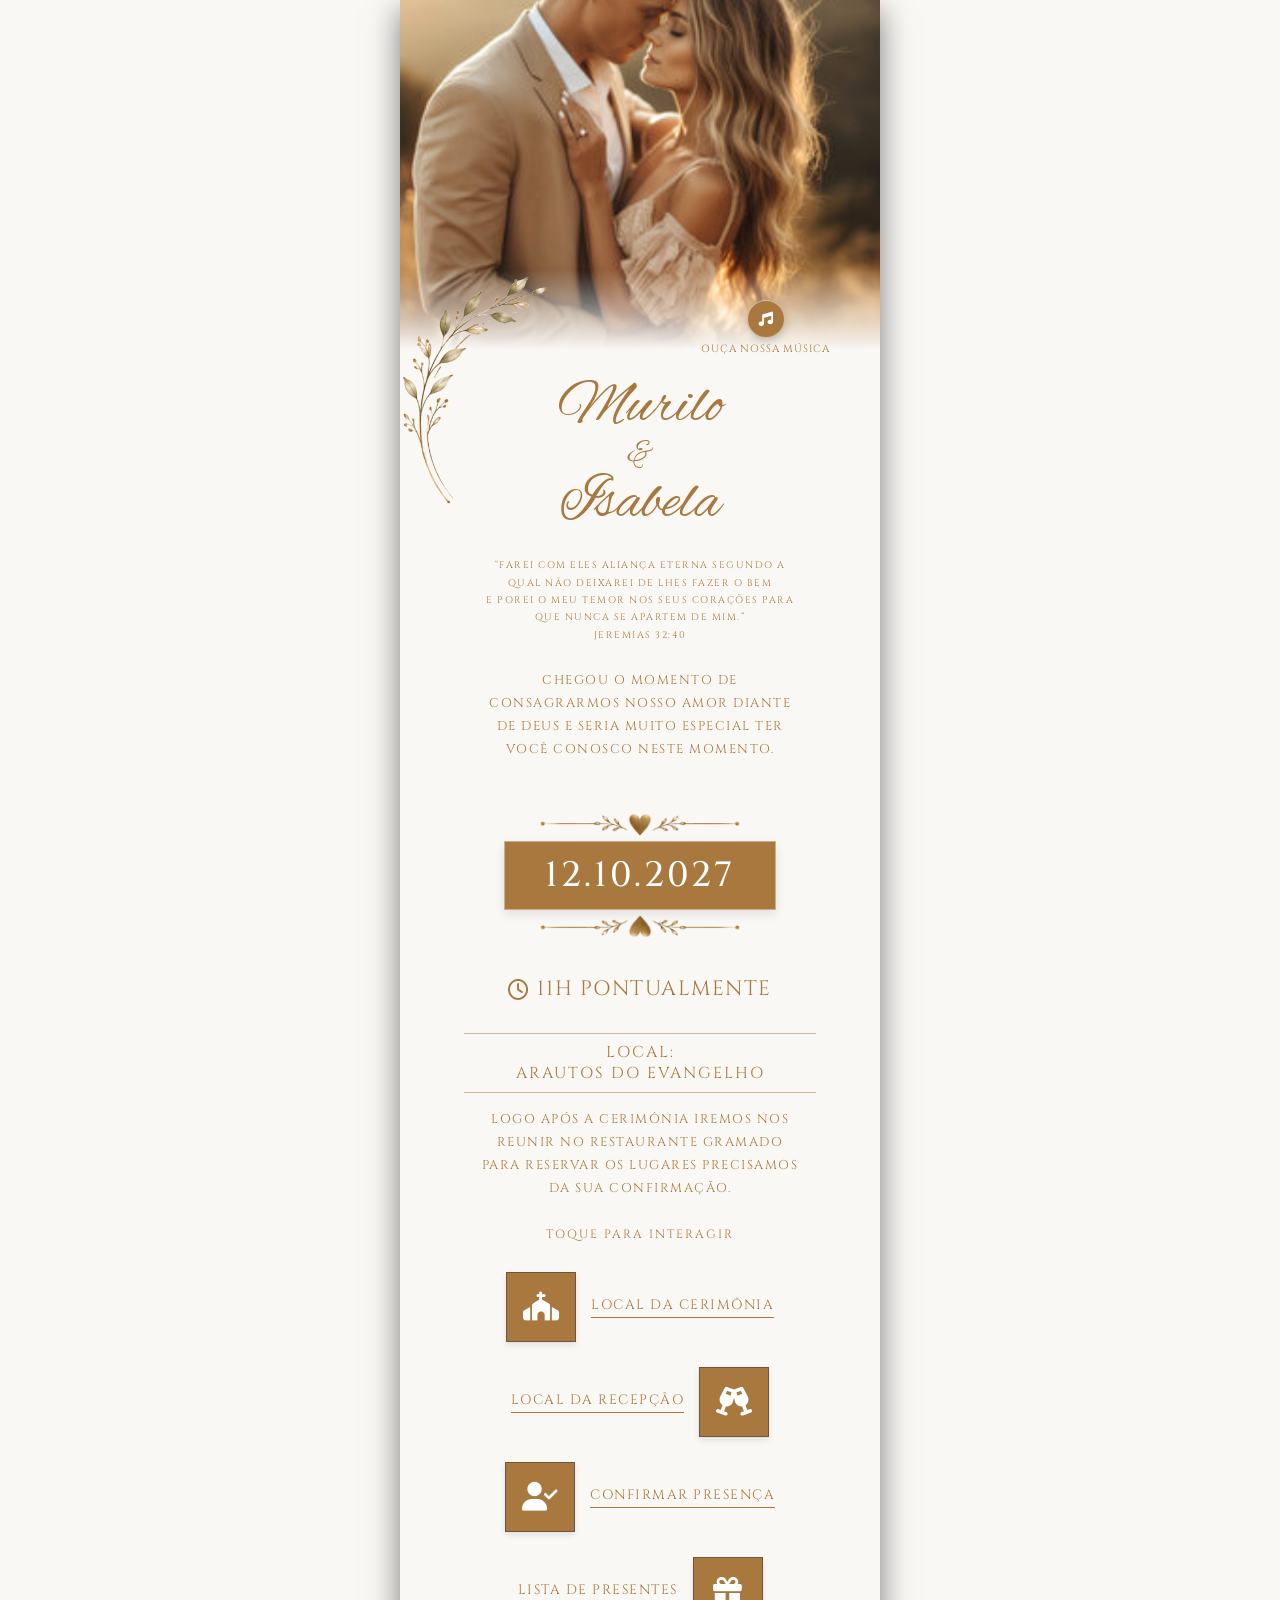
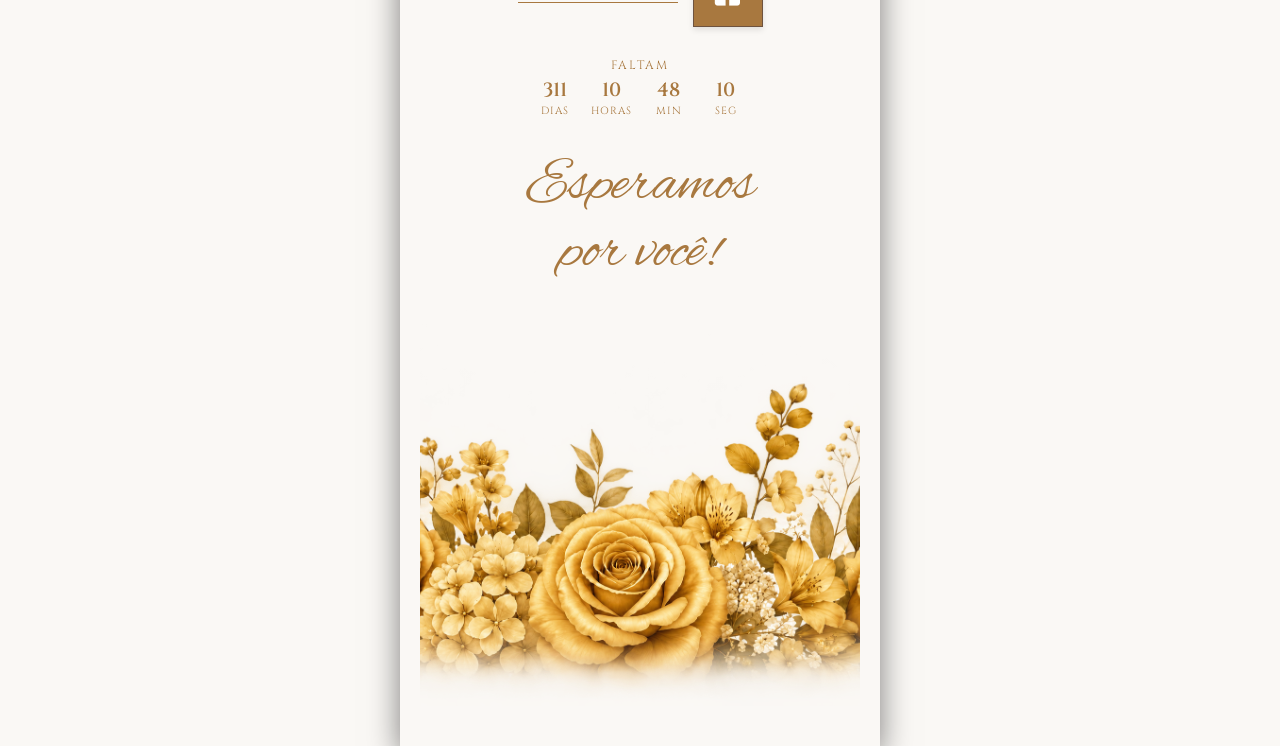
<file: index.html>
<html lang="pt-BR">
<head>
  <meta charset="UTF-8">
  <meta name="viewport" content="width=device-width, initial-scale=1.0">
  <title>Murilo e Isabela</title>
  
  <!-- Google Fonts -->
  <link rel="preconnect" href="https://fonts.googleapis.com">
  <link rel="preconnect" href="https://fonts.gstatic.com" crossorigin>
  <link href="https://fonts.googleapis.com/css2?family=Alex+Brush&family=Cinzel:wght@400;500;600&display=swap" rel="stylesheet">
  
    <!-- Ícones do App/Navegador -->
  <link href="imagens/icon.png" rel="shortcut icon"/>
  <link href="imagens/icon-192.png" rel="icon" sizes="192x192"/>
  <link href="imagens/icon-180.png" rel="apple-touch-icon" sizes="180x180"/>
  
  <!-- FontAwesome -->
  <link rel="stylesheet" href="https://cdnjs.cloudflare.com/ajax/libs/font-awesome/6.4.0/css/all.min.css">

  <!-- CSS Local -->
  <link rel="stylesheet" href="./style.css">
</head>
<body>
   <!-- Música de fundo -->
<audio id="bg-music" loop src="audio/musica.mp3"></audio>
<div class="card-container">

  <!-- FOTO DO TOPO -->
  <div class="top-photo-wrapper">
    <img src="imagens/foto-casal1.jpg" alt="Foto Casal Topo">
  </div>

  <!-- CONTEÚDO PRINCIPAL -->
  <div class="main-content">
    
    <!-- CONTAINER DOS NOMES COM A DECORAÇÃO -->
    <div class="names-container">
      <img src="imagens/arabesco-esquerda.png" alt="Detalhe" class="left-decoration">
      <h1 class="couple-names">
        Murilo
        <span>&</span>
        Isabela
      </h1>
      <!-- Bloco de Música com Texto -->
<div class="music-wrapper">
    <button id="music-btn" class="music-toggle-btn" aria-label="Tocar Música">
      <i class="fa-solid fa-music"></i>
    </button>
    <span class="music-label">Ouça nossa música</span>
  </div>
</div>
      
   <!-- Versículo Bíblico -->
<p class="versiculo-biblico">
  “Farei com eles aliança eterna segundo a qual não deixarei de lhes fazer o bem<br>
e porei o meu temor nos seus corações para que nunca se apartem de mim.”<br>
  Jeremias 32:40
</p>

<!-- Texto da Saudação -->
<p class="invitation-text">
  Chegou o momento de consagrarmos nosso amor diante de Deus e seria muito especial ter você conosco neste momento.
</p>

     <!-- SEÇÃO DA DATA COM DECORAÇÕES -->
    <div class="date-wrapper">
      <img src="imagens/arabesco-coracao-cima.png" alt="Decoração Topo" class="date-deco date-deco-top">

      <!-- DATA EM DESTAQUE -->
      <div class="date-badge">
        12.10.2027
      </div>

      <img src="imagens/arabesco-coracao-baixo.png" alt="Decoração Base" class="date-deco date-deco-bottom">
    </div>

    <!-- HORA -->
     <div class="time-text">
      <i class="far fa-clock"></i>
      <span>11H PONTUALMENTE</span>
    </div>
    
    <!-- LOCAL -->
    <div class="location-info">
      <div class="divider-line"></div>
      <p class="location-text">Local: <br>Arautos do Evangelho</p>
      <div class="divider-line"></div>
    </div>

    <!-- Informação adicional -->
<p class="information-extra">
  Logo após a cerimônia iremos nos reunir no Restaurante Gramado <br>
  para reservar os lugares precisamos da sua confirmação.
</p>

    <!-- INSTRUÇÃO -->
    <p class="touch-instruction">Toque para interagir</p>

    <!-- BOTÕES INTERATIVOS -->
    <div class="interactive-buttons">

      <!-- Botão 1: Local da Cerimônia (Igreja) -->
      <a href="https://digitalconvite.github.io/modelo-dourado-pronto/local-cerimonia.html" rel="noopener noreferrer" class="btn-row">
        <div class="icon-square">
          <i class="fas fa-church"></i>
        </div>
        <span class="btn-label">Local da Cerimônia</span>
      </a>

      <!-- Botão 2: Local da recepção -->
      <a href="https://digitalconvite.github.io/modelo-dourado-pronto/local-recepcao.html" rel="noopener noreferrer" class="btn-row reverse">
        <div class="icon-square">
          <i class="fas fa-glass-cheers"></i>
        </div>
        <span class="btn-label">Local da recepção</span>
      </a>

      <!-- Botão 3: Confirmar Presença -->
      <div class="btn-row" id="rsvpBtn">
        <div class="icon-square">
          <i class="fas fa-user-check"></i>
        </div>
        <span class="btn-label">Confirmar Presença</span>
      </div>

      <!-- Botão 4: Lista de presentes -->
      <a href="https://digitalconvite.github.io/modelo-dourado-pronto/lista-de-presentes.html" rel="noopener noreferrer" class="btn-row reverse">
        <div class="icon-square">
          <i class="fa-solid fa-gift"></i>
        </div>
        <span class="btn-label">Lista de presentes</span>
      </a>

    </div>
    
    <!-- CONTAGEM REGRESSIVA -->
<div class="countdown-container">
  <div class="countdown-title">FALTAM</div>
  <div class="countdown-timer" id="countdown">
    <div class="time-box">
      <span id="days">00</span>
      <small>dias</small>
    </div>
    <div class="time-box">
      <span id="hours">00</span>
      <small>horas</small>
    </div>
    <div class="time-box">
      <span id="minutes">00</span>
      <small>min</small>
    </div>
    <div class="time-box">
      <span id="seconds">00</span>
      <small>seg</small>
    </div>
  </div>
</div>

    <div class="waiting-text">
        Esperamos<br>por você!
      </div>

    <!-- FOTO DA PARTE INFERIOR -->
    <div class="bottom-section">
      <div class="bottom-photo-wrapper">
        <img src="imagens/foto-final.png" alt="flores douradas">
      </div>
    </div>

  </div>

  <!-- MODAL RSVP -->
  <div id="rsvpModal" class="modal">
    <div class="modal-content">
      <h3>Confirmação de Presença</h3>
      <form id="rsvpForm">
        
        <div class="form-group">
          <label for="nome">Seu Nome Completo:</label>
          <input type="text" id="nome" placeholder="Digite seu nome completo" required>
        </div>
        
        <div class="form-group">
          <label for="presencaCelebracao">Celebração:</label>
          <select id="presencaCelebracao" required>
            <option value="Sim, estarei presente na Celebração">Sim, estarei presente na Celebração</option>
            <option value="Não poderei ir à Celebração">Não poderei ir à Celebração</option>
          </select>
        </div>

        <div class="form-group">
          <label for="presencaRecepcao">Recepção / Festa:</label>
          <select id="presencaRecepcao" required>
            <option value="Sim, estarei presente na Recepção">Sim, estarei presente na Recepção</option>
            <option value="Não poderei ir à Recepção">Não poderei ir à Recepção</option>
          </select>
        </div>

        <div class="form-group">
          <label for="acompanhantes">Quantidade de Acompanhantes:</label>
          <input type="number" id="acompanhantes" placeholder="0" min="0" value="0">
        </div>

        <button type="submit" class="modal-btn">Enviar via WhatsApp</button>
        <button type="button" class="modal-btn btn-cancel" id="closeRsvpBtn">Fechar</button>
      </form>
    </div>
  </div>

  <!-- JavaScript Local -->
  <script src="./script.js"></script>
</body>
</html>
</file>
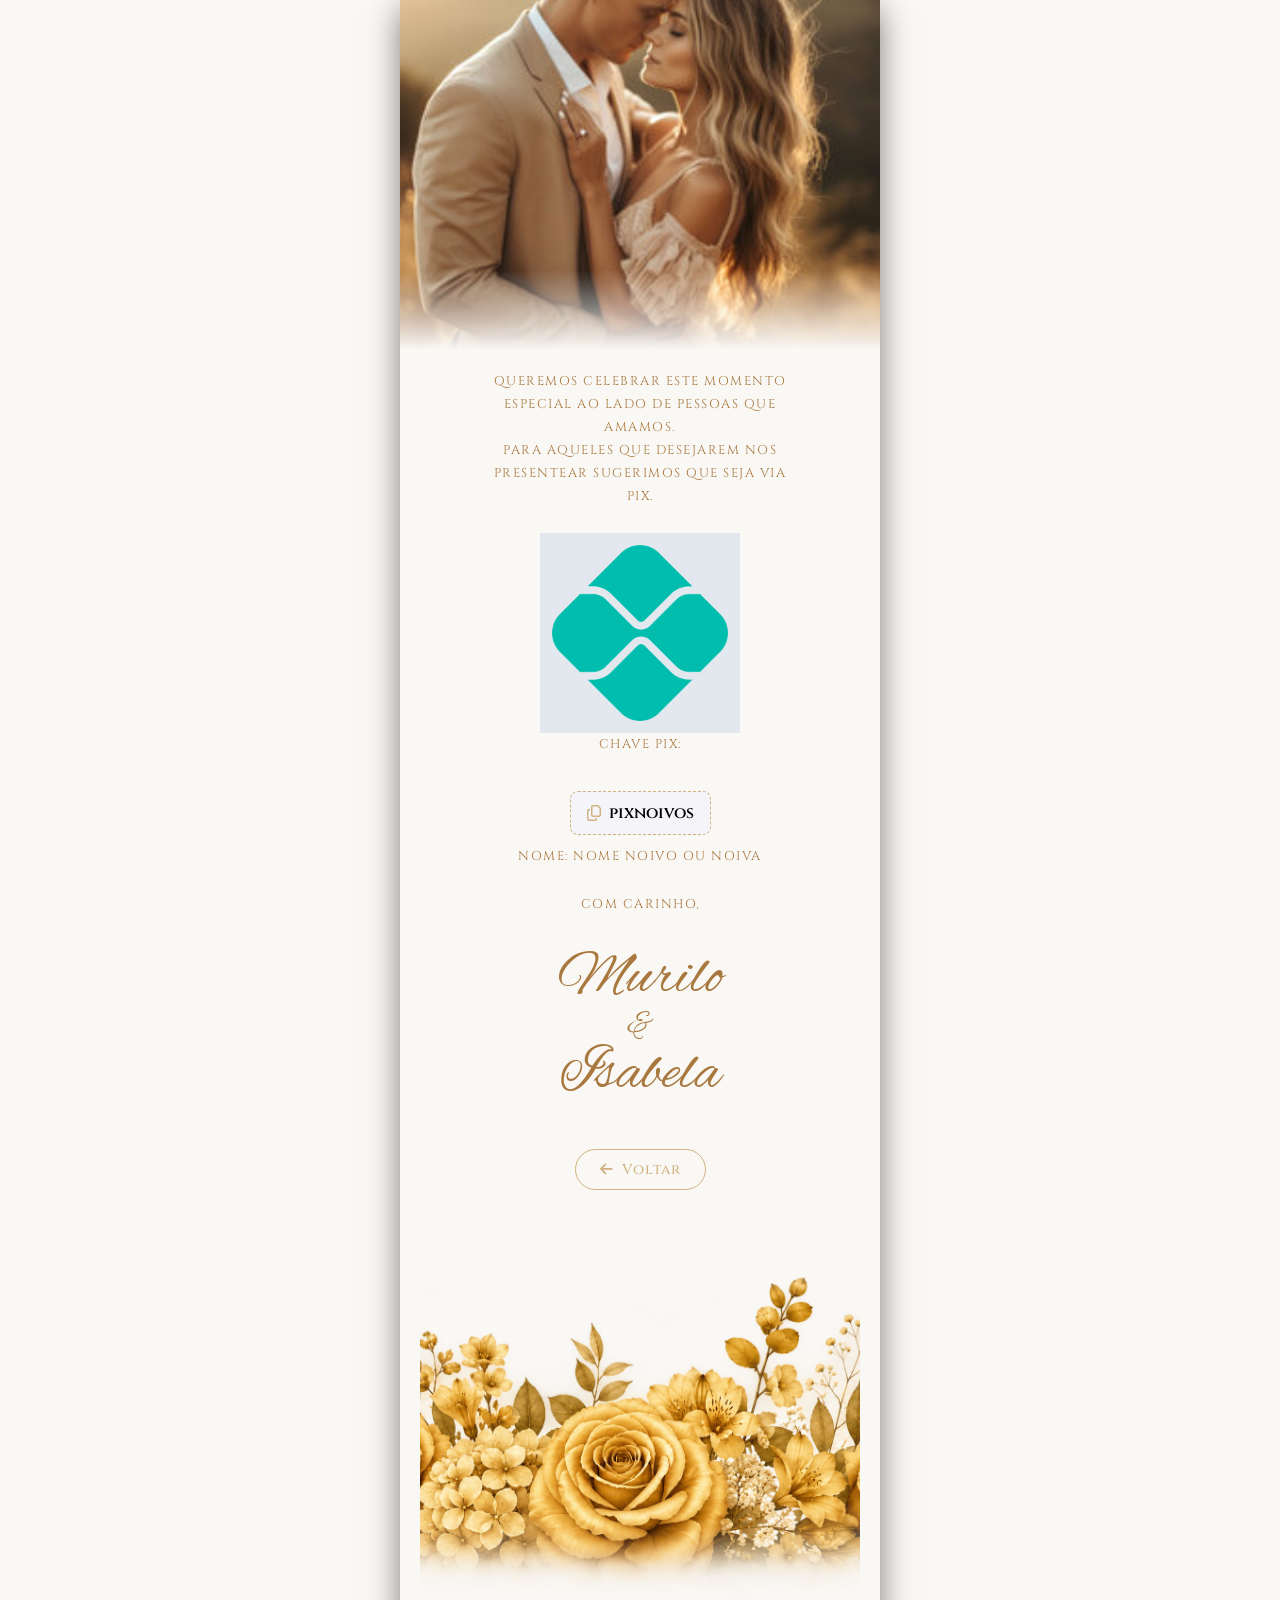
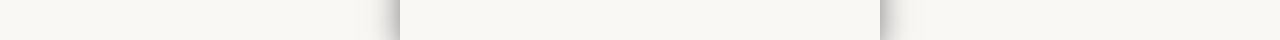
<file: lista-de-presentes.html>
<!DOCTYPE html>
<html lang="pt-BR">
<head>
  <meta charset="UTF-8">
  <meta name="viewport" content="width=device-width, initial-scale=1.0">
  <title>Murilo e Isabela</title>
  
  <!-- Google Fonts -->
  <link rel="preconnect" href="https://fonts.googleapis.com">
  <link rel="preconnect" href="https://fonts.gstatic.com" crossorigin>
  <link href="https://fonts.googleapis.com/css2?family=Alex+Brush&family=Cinzel:wght@400;500;600&display=swap" rel="stylesheet">
  
  <!-- FontAwesome -->
  <link rel="stylesheet" href="https://cdnjs.cloudflare.com/ajax/libs/font-awesome/6.4.0/css/all.min.css">

  <!-- CSS Local -->
  <link rel="stylesheet" href="./style.css">

  <style>
    /* Estilos para destacar e dar feedback visual na chave Pix */
    .pix-box {
      display: inline-flex;
      align-items: center;
      justify-content: center;
      gap: 8px;
      background-color: #f4f4f9;
      border: 1px dashed #d1b280; /* Tom dourado elegante */
      padding: 10px 16px;
      border-radius: 8px;
      cursor: pointer;
      font-weight: 600;
      transition: all 0.2s ease;
      user-select: all;
      margin: 10px 0;
    }

    .pix-box:hover, .pix-box:active {
      background-color: #eef2e6;
      transform: scale(1.02);
    }

    .pix-box i {
      color: #d1b280;
    }

    .copied-toast {
      display: none;
      font-size: 0.85em;
      color: #2e7d32;
      font-weight: bold;
      margin-top: 4px;
    }

    /* Estilo do Botão Voltar */
    .btn-voltar-container {
      text-align: center;
      margin: 20px 0 10px 0;
    }

    .btn-voltar {
      display: inline-flex;
      align-items: center;
      justify-content: center;
      gap: 8px;
      background-color: transparent;
      color: #d1b280;
      border: 1px solid #d1b280;
      padding: 10px 24px;
      border-radius: 25px;
      text-decoration: none;
      font-family: 'Cinzel', serif;
      font-size: 0.9em;
      font-weight: 500;
      letter-spacing: 1px;
      transition: all 0.3s ease;
      cursor: pointer;
    }

    .btn-voltar:hover {
      background-color: #d1b280;
      color: #ffffff;
      transform: translateY(-2px);
      box-shadow: 0 4px 10px rgba(209, 178, 128, 0.3);
    }
  </style>
</head>
<body>
<div class="card-container">

  <!-- FOTO DO TOPO -->
  <div class="top-photo-wrapper">
    <img src="imagens/foto-casal1.jpg" alt="Foto Casal Topo">
  </div>
  
  <!-- CONTEÚDO PRINCIPAL -->
  <div class="main-content">
      
      <p class="invitation-text">
        Queremos celebrar este momento especial ao lado de pessoas que amamos.<br>
        Para aqueles que desejarem nos presentear sugerimos que seja via PIX. 
      </p>

      <!-- FOTO DO QR CODE -->
      <img src="imagens/qr-code.png" alt="Qr Code" style="width: 200px; height: auto;">

      <!-- ÁREA DA CHAVE PIX INTERATIVA -->
      <p class="invitation-text">
        CHAVE PIX:<br>
        <div class="pix-box" onclick="copyPix()" title="Clique para copiar">
          <i class="fa-regular fa-copy"></i>
          <span id="pixKey">pixnoivos</span>
        </div>
        <div id="toast" class="copied-toast">✓ Chave Pix copiada com sucesso!</div>
      </p>

      <p class="invitation-text">
        NOME: Nome Noivo ou noiva
      </p>
        
      <p class="invitation-text">        
        Com carinho,
      </p>

      <!-- CONTAINER DOS NOMES COM A DECORAÇÃO -->
      <div class="names-container">
        <h1 class="couple-names">
          Murilo
          <span>&</span>
          Isabela
        </h1>
      </div> 

     <!-- BOTÃO VOLTAR -->
      <div class="btn-voltar-container">
        <a href="https://digitalconvite.github.io/modelo-dourado-pronto" class="btn-voltar">
          <i class="fa-solid fa-arrow-left"></i> Voltar
        </a>
      </div>

      <!-- FOTO DA PARTE INFERIOR -->
      <div class="bottom-section">
        <div class="bottom-photo-wrapper">
          <img src="imagens/foto-final.png" alt="flores douradas">
        </div>
      </div>

  </div>
</div>

<!-- SCRIPT DE CÓPIA DA CHAVE PIX -->
<script>
  function copyPix() {
    const pixText = document.getElementById("pixKey").innerText;
    
    // Copia para a área de transferência do usuário
    navigator.clipboard.writeText(pixText).then(() => {
      const toast = document.getElementById("toast");
      toast.style.display = "block";
      
      // Oculta a mensagem de "copiado" após 2.5 segundos
      setTimeout(() => {
        toast.style.display = "none";
      }, 2500);
    }).catch(err => {
      console.error("Erro ao copiar: ", err);
    });
  }
</script>

</body>
</html>
</file>
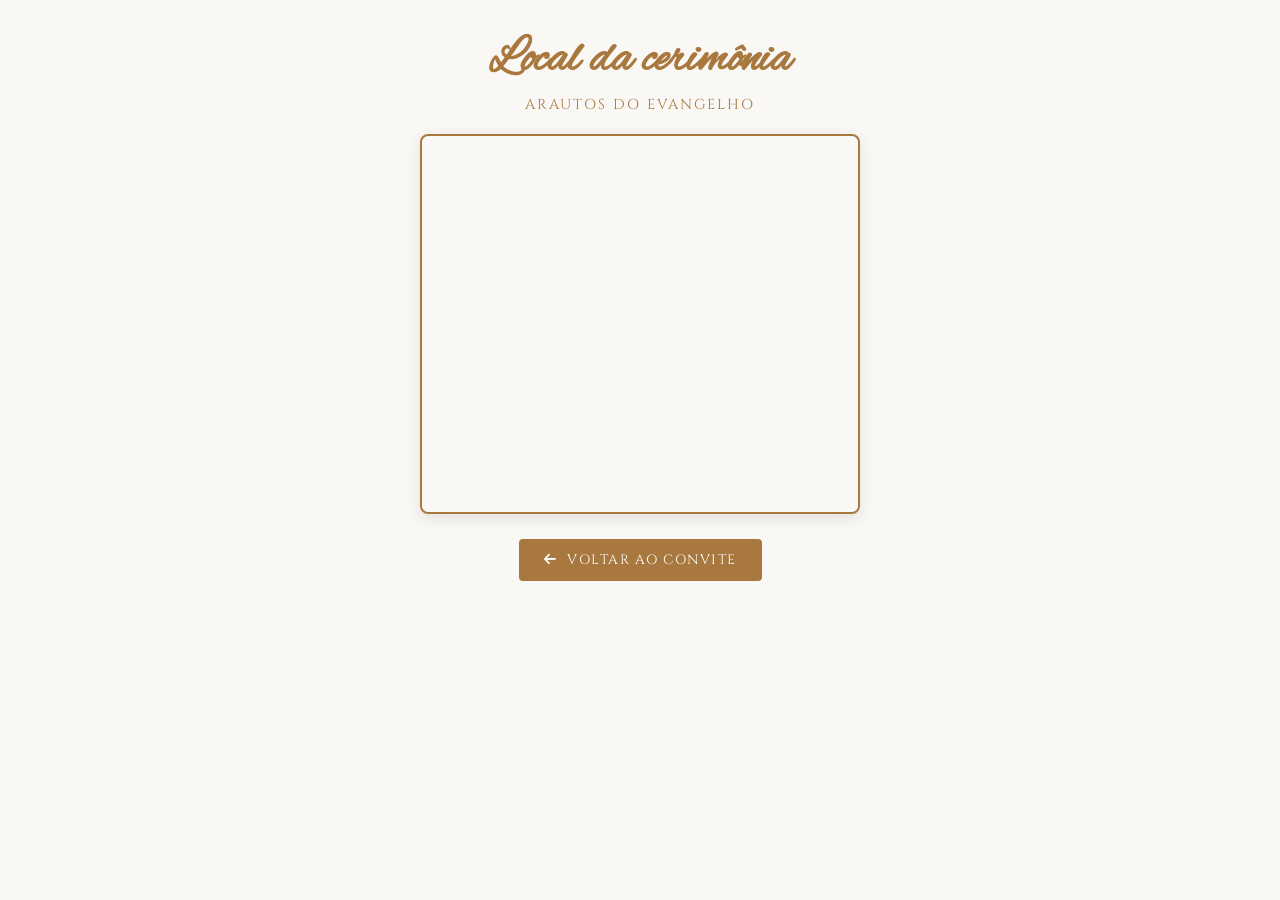
<file: local-cerimonia.html>
<!DOCTYPE html>
<html lang="pt-BR">
<head>
  <meta charset="UTF-8">
  <meta name="viewport" content="width=device-width, initial-scale=1.0">
  <title>Cerimônia</title>
  
  <!-- Google Fonts & FontAwesome -->
  <link rel="preconnect" href="https://fonts.googleapis.com">
  <link rel="preconnect" href="https://fonts.gstatic.com" crossorigin>
  <link href="https://fonts.googleapis.com/css2?family=Alex+Brush&family=Cinzel:wght@400;500;600&display=swap" rel="stylesheet">
  <link rel="stylesheet" href="https://cdnjs.cloudflare.com/ajax/libs/font-awesome/6.4.0/css/all.min.css">

  <!-- Estilos da página de localização -->
  <style>
    :root {
      --bg-color: #FAF8F5;
      --primary-color: #A8783F;
      --text-gold: #A8783F;
      --font-cursive: 'Alex Brush', cursive;
      --font-serif: 'Cinzel', serif;
    }

    * {
      box-sizing: border-box;
      margin: 0;
      padding: 0;
    }

    body {
      background-color: var(--bg-color);
      font-family: var(--font-serif);
      color: var(--text-gold);
      min-height: 100vh;
      display: flex;
      justify-content: center;
      align-items: flex-start;
    }

    .page-container {
      width: 100%;
      max-width: 480px;
      padding: 30px 20px;
      text-align: center;
      display: flex;
      flex-direction: column;
      align-items: center;
    }

    .title {
      font-family: var(--font-cursive);
      font-size: 3rem;
      color: var(--primary-color);
      margin-bottom: 5px;
    }

    .subtitle {
      font-size: 0.9rem;
      letter-spacing: 2px;
      text-transform: uppercase;
      margin-bottom: 20px;
    }

    .map-frame {
      width: 100%;
      height: 380px;
      border: 2px solid var(--primary-color);
      border-radius: 8px;
      overflow: hidden;
      box-shadow: 0 4px 15px rgba(0, 0, 0, 0.1);
      margin-bottom: 25px;
    }

    .map-frame iframe {
      width: 100%;
      height: 100%;
      border: 0;
    }

    /* Botão de Voltar ao Convite */
    .back-btn {
      display: inline-flex;
      align-items: center;
      gap: 10px;
      background-color: var(--primary-color);
      color: #FFFFFF;
      text-decoration: none;
      padding: 12px 25px;
      border-radius: 4px;
      font-size: 0.85rem;
      letter-spacing: 1.5px;
      text-transform: uppercase;
      transition: transform 0.2s ease, background-color 0.2s ease;
    }

    .back-btn:hover {
      transform: scale(1.03);
    }
  </style>
</head>
<body>

  <div class="page-container">
    <h1 class="title">Local da cerimônia</h1>
    <p class="subtitle">Arautos do Evangelho</p>

    <!-- MAPA INCORPORADO DO GOOGLE MAPS (Entrar no google maps, digitar o local, compartilhar e escoher opção incorporar um mapa e copiar apenas o link) -->
    <div class="map-frame">
      <iframe 
        src="https://www.google.com/maps/embed?pb=!1m18!1m12!1m3!1d3655.479996859861!2d-46.875242223723426!3d-23.622975263860475!2m3!1f0!2f0!3f0!3m2!1i1024!2i768!4f13.1!3m3!1m2!1s0x94cfaa419c876f05%3A0x60f37e80e1690f60!2sBas%C3%ADlica%20Nossa%20Senhora%20do%20Ros%C3%A1rio%20de%20F%C3%A1tima!5e0!3m2!1spt-BR!2sbr!4v1790865961274!5m2!1spt-BR!2sbr" width="600" height="450" style="border:0;" allowfullscreen="" loading="lazy" referrerpolicy="strict-origin-when-cross-origin" 
        loading="lazy" 
        referrerpolicy="no-referrer-when-downgrade">
      </iframe>
    </div>

    <!-- BOTÃO PARA VOLTAR -->
    <a href="./index.html" class="back-btn">
      <i class="fas fa-arrow-left"></i>
      Voltar ao Convite
    </a>
  </div>

</body>
</html>
</file>
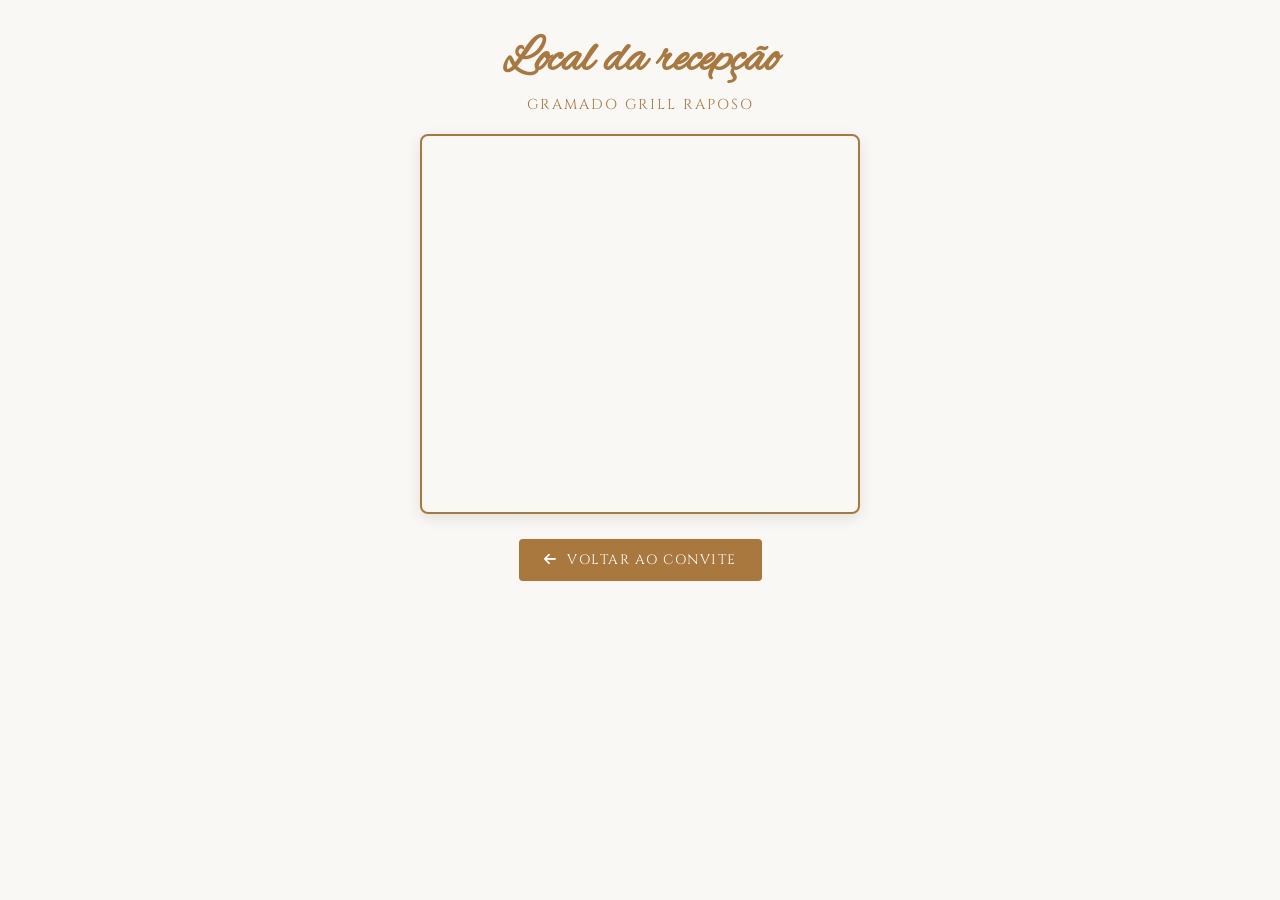
<file: local-recepcao.html>
<!DOCTYPE html>
<html lang="pt-BR">
<head>
  <meta charset="UTF-8">
  <meta name="viewport" content="width=device-width, initial-scale=1.0">
  <title>Cerimônia</title>
  
  <!-- Google Fonts & FontAwesome -->
  <link rel="preconnect" href="https://fonts.googleapis.com">
  <link rel="preconnect" href="https://fonts.gstatic.com" crossorigin>
  <link href="https://fonts.googleapis.com/css2?family=Alex+Brush&family=Cinzel:wght@400;500;600&display=swap" rel="stylesheet">
  <link rel="stylesheet" href="https://cdnjs.cloudflare.com/ajax/libs/font-awesome/6.4.0/css/all.min.css">

  <!-- Estilos da página de localização -->
  <style>
    :root {
      --bg-color: #FAF8F5;
      --primary-color: #A8783F;
      --text-gold: #A8783F;
      --font-cursive: 'Alex Brush', cursive;
      --font-serif: 'Cinzel', serif;
    }

    * {
      box-sizing: border-box;
      margin: 0;
      padding: 0;
    }

    body {
      background-color: var(--bg-color);
      font-family: var(--font-serif);
      color: var(--text-gold);
      min-height: 100vh;
      display: flex;
      justify-content: center;
      align-items: flex-start;
    }

    .page-container {
      width: 100%;
      max-width: 480px;
      padding: 30px 20px;
      text-align: center;
      display: flex;
      flex-direction: column;
      align-items: center;
    }

    .title {
      font-family: var(--font-cursive);
      font-size: 3rem;
      color: var(--primary-color);
      margin-bottom: 5px;
    }

    .subtitle {
      font-size: 0.9rem;
      letter-spacing: 2px;
      text-transform: uppercase;
      margin-bottom: 20px;
    }

    .map-frame {
      width: 100%;
      height: 380px;
      border: 2px solid var(--primary-color);
      border-radius: 8px;
      overflow: hidden;
      box-shadow: 0 4px 15px rgba(0, 0, 0, 0.1);
      margin-bottom: 25px;
    }

    .map-frame iframe {
      width: 100%;
      height: 100%;
      border: 0;
    }

    /* Botão de Voltar ao Convite */
    .back-btn {
      display: inline-flex;
      align-items: center;
      gap: 10px;
      background-color: var(--primary-color);
      color: #FFFFFF;
      text-decoration: none;
      padding: 12px 25px;
      border-radius: 4px;
      font-size: 0.85rem;
      letter-spacing: 1.5px;
      text-transform: uppercase;
      transition: transform 0.2s ease, background-color 0.2s ease;
    }

    .back-btn:hover {
      transform: scale(1.03);
    }
  </style>
</head>
<body>

  <div class="page-container">
    <h1 class="title">Local da recepção</h1>
    <p class="subtitle">Gramado Grill Raposo</p>

    <!-- MAPA INCORPORADO DO GOOGLE MAPS (Entrar no google maps, digitar o local, compartilhar e escoher opção incorporar um mapa e copiar apenas o link) -->
    <div class="map-frame">
      <iframe 
        src="https://www.google.com/maps/embed?pb=!1m18!1m12!1m3!1d3656.2214109571646!2d-46.86620892372444!3d-23.596391062882056!2m3!1f0!2f0!3f0!3m2!1i1024!2i768!4f13.1!3m3!1m2!1s0x94cfaa879d43fa37%3A0xdee59b79ecf87695!2sGramado%20Grill%20Raposo!5e0!3m2!1spt-BR!2sbr!4v1790866765147!5m2!1spt-BR!2sbr" width="600" height="450" style="border:0;" allowfullscreen="" loading="lazy" referrerpolicy="strict-origin-when-cross-origin" 
        loading="lazy" 
        referrerpolicy="no-referrer-when-downgrade">
      </iframe>
    </div>

    <!-- BOTÃO PARA VOLTAR -->
    <a href="./index.html" class="back-btn">
      <i class="fas fa-arrow-left"></i>
      Voltar ao Convite
    </a>
  </div>

</body>
</html>
</file>
<file: style.css>
:root {
  --bg-color: #FAF8F5;
  --primary-color: #A8783F;
  --text-gold: #A8783F;
  --text-dark: #6E533F;
  --font-cursive: 'Alex Brush', cursive;
  --font-serif: 'Cinzel', serif;
}

* {
  box-sizing: border-box;
  margin: 0;
  padding: 0;
}

html, body {
  width: 100%;
  min-height: 100vh;
  background-color: #faf8f5;
  font-family: var(--font-serif);
  overflow-x: hidden;
  display: flex;
  justify-content: center;
  align-items: flex-start;
}

/* Container do Convite */
.card-container {
  width: 100%;
  max-width: 480px;
  background-color: var(--bg-color);
  position: relative;
  display: flex;
  flex-direction: column;
  align-items: center;
  text-align: center;
  box-shadow: 0 10px 30px rgba(0,0,0,0.5);
  min-height: 100vh;
}

/* Foto do Topo */
.top-photo-wrapper {
  width: 100%;
  height: 350px;
  position: relative;
  overflow: hidden;
}

.top-photo-wrapper img {
  width: 100%;
  height: 100%;
  object-fit: cover;
}

.top-photo-wrapper::after {
  content: '';
  position: absolute;
  bottom: 0;
  left: 0;
  width: 100%;
  height: 80px;
  background: linear-gradient(to bottom, rgba(250,248,245,0) 0%, var(--bg-color) 100%);
}

/* Conteúdo Central */
.main-content {
  padding: 20px 20px 40px;
  width: 100%;
  display: flex;
  flex-direction: column;
  align-items: center;
}

.names-container {
  position: relative;
  display: flex;
  justify-content: center;
  align-items: center;
  width: 50%;
  margin: 5px 0 20px;
}

.left-decoration {
  position: absolute;
  left: -60%;
  top: -100px;
  width: 150px;
  height: auto;
  pointer-events: none;
}

.names-container .couple-names {
  margin: 0;
}

.couple-names {
  font-family: var(--font-cursive);
  font-size: 3.8rem;
  color: var(--primary-color);
  line-height: 1.1;
  margin: 10px 0 20px;
  font-weight: normal;
}

.couple-names span {
  display: block;
  font-size: 2.2rem;
  margin: -5px 0;
}

.versiculo-biblico {
  font-size: 0.6rem;
  color: var(--text-gold);
  letter-spacing: 1.5px;
  line-height: 1.8;
  max-width: 320px;
  text-transform: uppercase;
  margin-bottom: 25px;
}

.invitation-text {
  font-size: 0.8rem;
  color: var(--text-gold);
  letter-spacing: 1.5px;
  line-height: 1.8;
  max-width: 320px;
  text-transform: uppercase;
  margin-bottom: 25px;
}

.information-extra {
  font-size: 0.8rem;
  color: var(--text-gold);
  letter-spacing: 1.5px;
  line-height: 1.8;
  max-width: 320px;
  text-transform: uppercase;
  margin-bottom: 25px;
}

.location-info {
  width: 100%;
  margin-bottom: 15px;
}

.divider-line {
  width: 80%;
  height: 1px;
  background-color: var(--text-gold);
  opacity: 0.5;
  margin: 0 auto;
}

.location-text {
  font-size: 0.99rem;
  color: var(--text-gold);
  letter-spacing: 2px;
  padding: 8px 0;
  text-transform: uppercase;
}

/* Horário do Evento - Garante a cor dourada no texto e ícone */
.time-text {
  display: flex;
  align-items: center;
  justify-content: center;
  gap: 6px;
  font-size: 1.3rem;
  color: var(--text-gold);
  letter-spacing: 1.5px;
  margin-bottom: 30px;
}

.time-text i,
.time-text span {
  color: var(--text-gold);
}

.date-wrapper {
  display: flex;
  flex-direction: column;
  align-items: center;
  justify-content: center;
  width: 100%;
  margin: 20px 0 30px;
}

.date-wrapper .date-badge {
  margin: 1px 0;
}

.date-badge {
  background-color: var(--primary-color);
  color: #FFFFFF;
  font-size: 2.2rem;
  font-weight: 500;
  padding: 10px 40px;
  letter-spacing: 3px;
  border: 1px solid rgba(255,255,255,0.4);
  box-shadow: 0 4px 10px rgba(0,0,0,0.1);
  position: relative;
}

.date-deco {
  width: 220px;
  height: auto;
  object-fit: contain;
  pointer-events: none;
}

.date-deco-top {
  margin-bottom: 2px;
}

.date-deco-bottom {
  margin-top: 2px;
}

.touch-instruction {
  font-size: 0.75rem;
  color: var(--text-gold);
  letter-spacing: 2px;
  text-transform: uppercase;
  margin-bottom: 30px;
}

.interactive-buttons {
  width: 100%;
  display: flex;
  flex-direction: column;
  gap: 25px;
  margin-bottom: 40px;
}

.btn-row {
  display: flex;
  align-items: center;
  justify-content: center;
  gap: 15px;
  text-decoration: none;
  cursor: pointer;
  transition: transform 0.2s ease;
}

.btn-row.reverse {
  flex-direction: row-reverse;
}

.btn-row:hover {
  transform: scale(1.03);
}

.icon-square {
  width: 70px;
  height: 70px;
  background-color: var(--primary-color);
  border: 1px solid var(--text-dark);
  display: flex;
  align-items: center;
  justify-content: center;
  color: #FFFFFF;
  font-size: 1.8rem;
  box-shadow: 0 3px 6px rgba(0,0,0,0.1);
}

.btn-label {
  font-size: 0.85rem;
  color: var(--text-gold);
  letter-spacing: 1.5px;
  text-transform: uppercase;
  position: relative;
  padding-bottom: 4px;
}

.btn-label::after {
  content: '';
  position: absolute;
  bottom: 0;
  left: 0;
  width: 100%;
  height: 1px;
  background-color: var(--text-gold);
}

/* Foto Rodapé */
.bottom-section {
  width: 100%;
  position: relative;
}

.bottom-photo-wrapper {
  width: 100%;
  height: 400px;
  position: relative;
}

.bottom-photo-wrapper img {
  width: 100%;
  height: 100%;
  object-fit: cover;
}

.bottom-photo-wrapper::before {
  content: '';
  position: absolute;
  top: 0;
  left: 0;
  width: 100%;
  height: 100px;
  background: linear-gradient(to top, rgba(250,248,245,0) 0%, var(--bg-color) 100%);
}

.waiting-text {
  font-family: var(--font-cursive);
  font-size: 3.8rem;
  color: var(--primary-color);
  line-height: 1.1;
  margin: 10px 0 20px;
  font-weight: normal;
}

.waiting-text span {
  display: block;
  font-size: 2.2rem;
  margin: -5px 0;
}

/* Modal RSVP Corrigido */
.modal {
  display: none;
  position: fixed;
  top: 0;
  left: 0;
  width: 100%;
  height: 100vh;
  background: rgba(0, 0, 0, 0.7);
  z-index: 9999;
  justify-content: center;
  align-items: center;
  padding: 15px;
}

.modal-content {
  background: var(--bg-color);
  padding: 25px 20px;
  border-radius: 8px;
  width: 100%;
  max-width: 380px;
  max-height: 90vh;
  overflow-y: auto;
  text-align: center;
  box-shadow: 0 5px 20px rgba(0,0,0,0.4);
  border: 1px solid var(--primary-color);
  position: relative;
  z-index: 10000;
}

.modal-content h3 {
  color: var(--primary-color);
  font-family: var(--font-serif);
  margin-bottom: 15px;
  font-size: 1.3rem;
}

.modal-content .form-group {
  display: flex;
  flex-direction: column;
  text-align: left;
  margin-bottom: 12px;
  width: 100%;
}

.modal-content label {
  font-size: 0.8rem;
  color: var(--text-dark);
  margin-bottom: 4px;
  font-weight: bold;
  letter-spacing: 0.5px;
}

.modal-content input, 
.modal-content select {
  width: 100%;
  padding: 10px;
  border: 1px solid var(--text-gold);
  background: #FFFFFF;
  font-family: var(--font-serif);
  font-size: 0.9rem;
  border-radius: 4px;
  color: #333;
  outline: none;
  cursor: pointer;
}

.modal-content input[type="text"],
.modal-content input[type="number"] {
  cursor: text;
}

.modal-btn {
  background: var(--primary-color);
  color: #FFF;
  border: none;
  padding: 12px;
  margin-top: 10px;
  cursor: pointer;
  width: 100%;
  font-family: var(--font-serif);
  font-size: 0.9rem;
  border-radius: 4px;
  letter-spacing: 1px;
}

.modal-btn.btn-cancel {
  background: #888888;
  margin-top: 8px;
}

/* Adaptativo para Celulares */
@media screen and (max-width: 600px) {
  html, body {
    background-color: var(--bg-color);
  }

  .card-container {
    max-width: 100%;
    box-shadow: none;
  }

  .top-photo-wrapper,
  .bottom-photo-wrapper {
    height: 50vh;
  }
}

/* Container de Música acima/direita dos nomes */
.music-wrapper {
  position: absolute;
  right: -80px;
  top: -75px;
  display: flex;
  flex-direction: column;
  align-items: center;
  z-index: 10;
}

.music-toggle-btn {
  width: 38px;
  height: 38px;
  border-radius: 50%;
  background-color: var(--primary-color);
  color: #ffffff;
  border: 1px solid rgba(255, 255, 255, 0.5);
  box-shadow: 0 3px 8px rgba(0, 0, 0, 0.2);
  cursor: pointer;
  display: flex;
  align-items: center;
  justify-content: center;
  font-size: 0.9rem;
  transition: transform 0.2s ease, background-color 0.2s ease;
}

.music-toggle-btn:hover {
  transform: scale(1.1);
}

.music-toggle-btn.playing {
  animation: pulse 2s infinite;
}

/* Texto abaixo do botão */
.music-label {
  font-size: 0.65rem;
  color: var(--text-gold);
  letter-spacing: 0.8px;
  text-transform: uppercase;
  margin-top: 4px;
  white-space: nowrap;
  font-family: var(--font-serif);
}

@keyframes pulse {
  0% { box-shadow: 0 0 0 0 rgba(168, 120, 63, 0.7); }
  70% { box-shadow: 0 0 0 10px rgba(168, 120, 63, 0); }
  100% { box-shadow: 0 0 0 0 rgba(168, 120, 63, 0); }
}

/* Estilos da Contagem Regressiva */
.countdown-container {
  display: flex;
  flex-direction: column;
  align-items: center;
  margin: -10px 0 25px; /* Ajuste a margem se preferir mais distante ou próximo */
}

.countdown-title {
  font-size: 0.75rem;
  color: var(--text-gold, #A8783F);
  letter-spacing: 2px;
  margin-bottom: 8px;
  font-family: var(--font-serif, serif);
}

.countdown-timer {
  display: flex;
  gap: 12px;
}

.time-box {
  display: flex;
  flex-direction: column;
  align-items: center;
  min-width: 45px;
}

.time-box span {
  font-size: 1.2rem;
  font-weight: 600;
  color: var(--primary-color, #A8783F);
  font-family: var(--font-serif, serif);
  line-height: 1;
}

.time-box small {
  font-size: 0.65rem;
  color: var(--text-gold, #A8783F);
  text-transform: uppercase;
  letter-spacing: 1px;
  margin-top: 4px;
}
</file>
